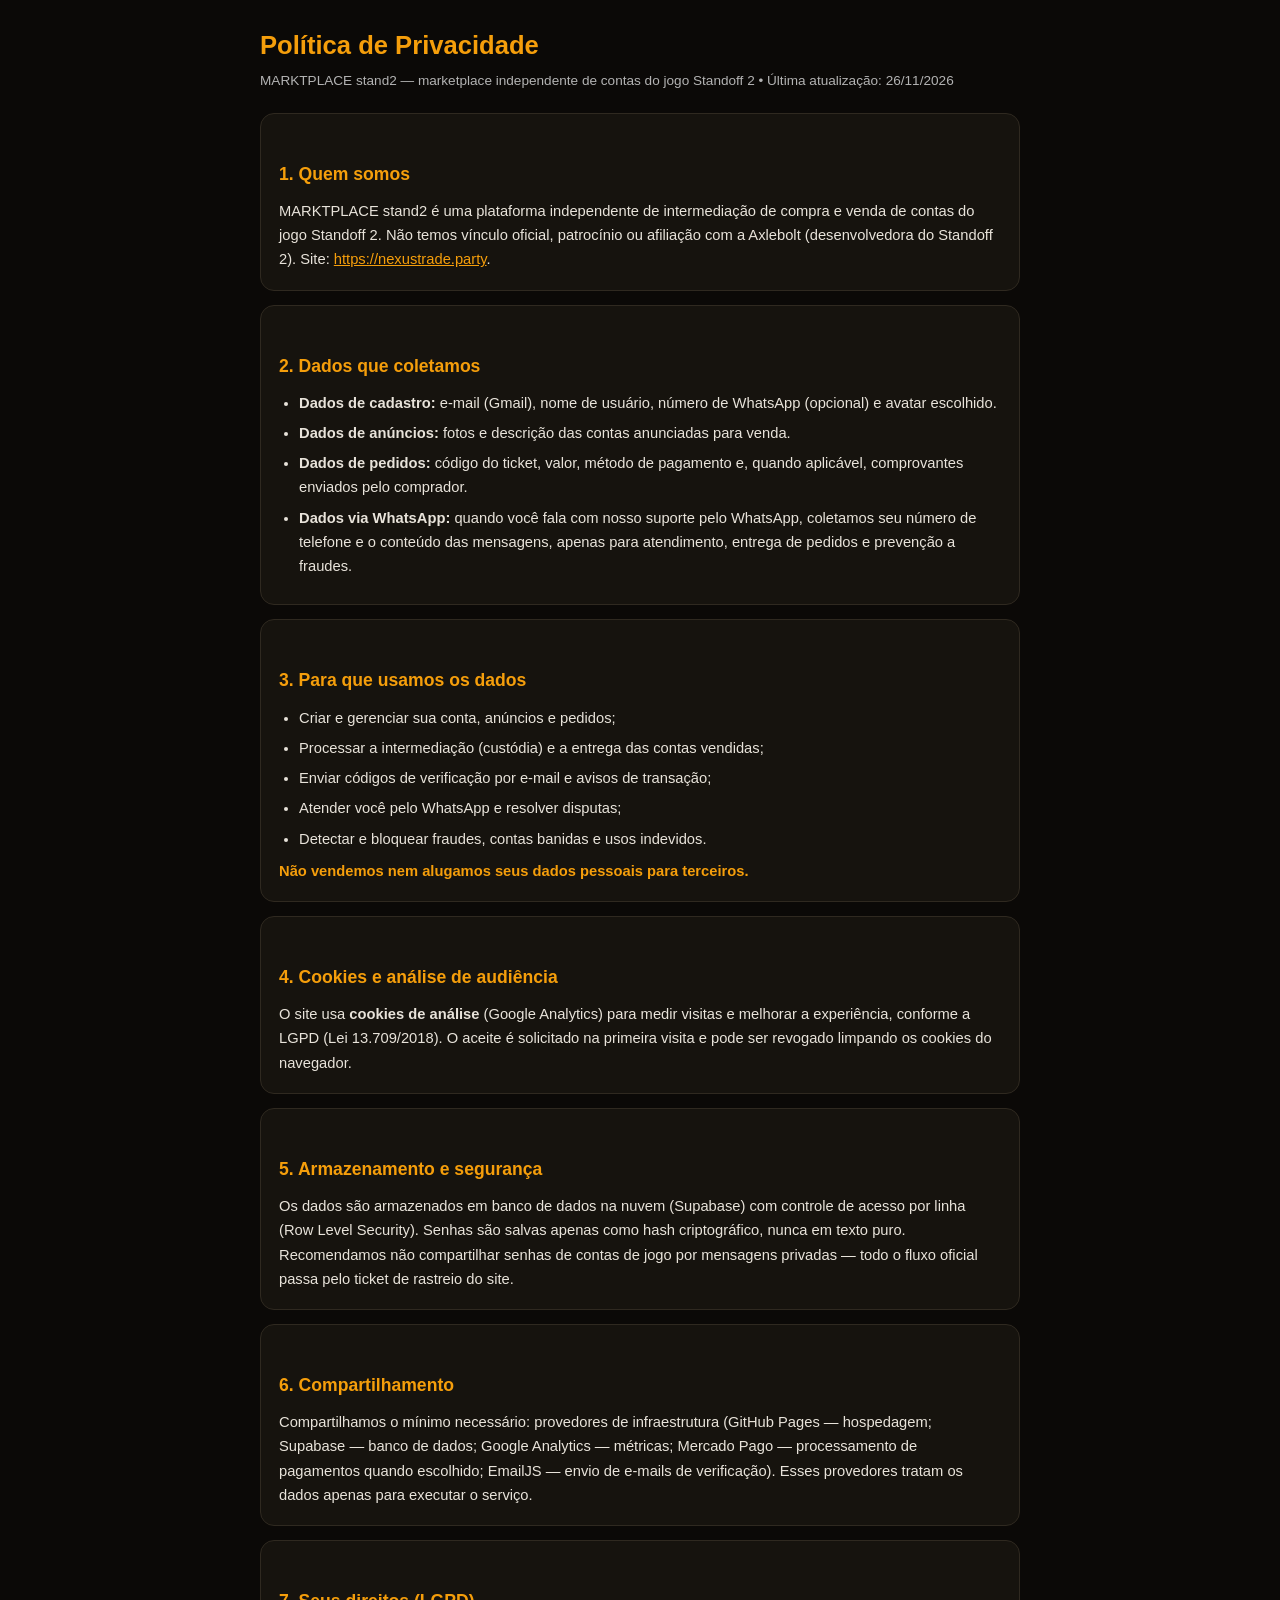
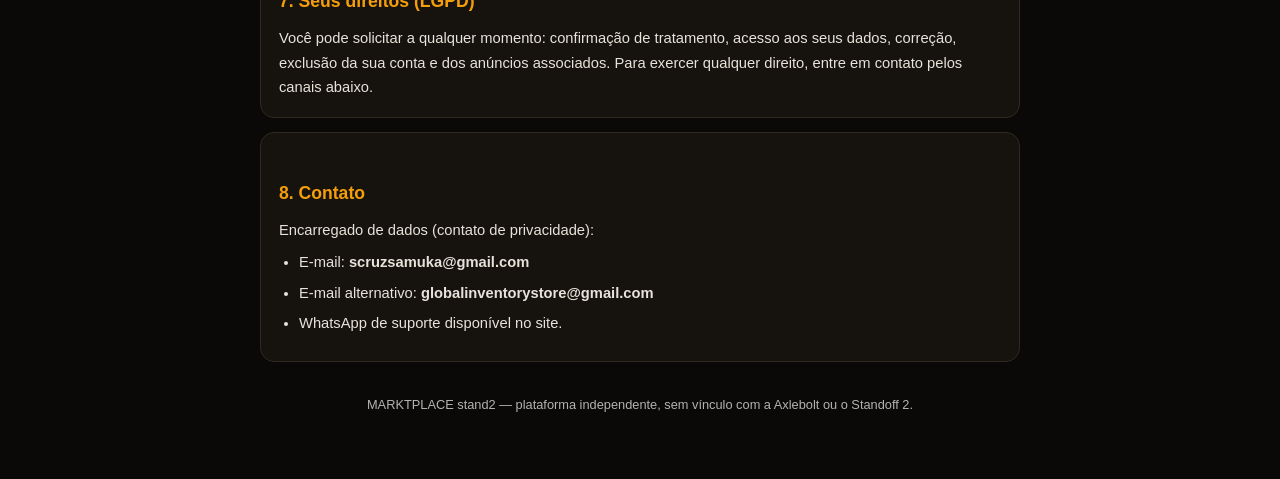
<file: politica-de-privacidade.html>
<!DOCTYPE html>
<html lang="pt-BR">
<head>
<meta charset="UTF-8">
<meta name="viewport" content="width=device-width, initial-scale=1.0">
<title>Política de Privacidade — MARKTPLACE stand2</title>
<style>
:root{--bg:#0b0907;--card:#16130e;--border:#2f2920;--accent:#f59e0b;--muted:#b3b3b3}
*{margin:0;padding:0;box-sizing:border-box}
body{background:var(--bg);color:#e8e3da;font-family:-apple-system,BlinkMacSystemFont,"Segoe UI",Roboto,Helvetica,Arial,sans-serif;line-height:1.65;padding:24px 16px 64px}
main{max-width:760px;margin:0 auto}
h1{color:var(--accent);font-size:1.6rem;margin-bottom:4px}
h2{color:var(--accent);font-size:1.1rem;margin:28px 0 10px}
.sub{color:var(--muted);font-size:.85rem;margin-bottom:20px}
section{background:var(--card);border:1px solid var(--border);border-radius:14px;padding:18px;margin-bottom:14px}
ul{padding-left:20px;margin:8px 0}
li{margin:6px 0;font-size:.92rem}
p,li{font-size:.92rem}
.destaque{color:var(--accent);font-weight:700}
a{color:var(--accent)}
footer{margin-top:32px;color:var(--muted);font-size:.8rem;text-align:center}
</style>
</head>
<body>
<main>
<h1>Política de Privacidade</h1>
<p class="sub">MARKTPLACE stand2 — marketplace independente de contas do jogo Standoff 2 • Última atualização: 26/11/2026</p>

<section>
<h2>1. Quem somos</h2>
<p>MARKTPLACE stand2 é uma plataforma independente de intermediação de compra e venda de contas do jogo Standoff 2. Não temos vínculo oficial, patrocínio ou afiliação com a Axlebolt (desenvolvedora do Standoff 2). Site: <a href="https://nexustrade.party">https://nexustrade.party</a>.</p>
</section>

<section>
<h2>2. Dados que coletamos</h2>
<ul>
<li><strong>Dados de cadastro:</strong> e-mail (Gmail), nome de usuário, número de WhatsApp (opcional) e avatar escolhido.</li>
<li><strong>Dados de anúncios:</strong> fotos e descrição das contas anunciadas para venda.</li>
<li><strong>Dados de pedidos:</strong> código do ticket, valor, método de pagamento e, quando aplicável, comprovantes enviados pelo comprador.</li>
<li><strong>Dados via WhatsApp:</strong> quando você fala com nosso suporte pelo WhatsApp, coletamos seu número de telefone e o conteúdo das mensagens, apenas para atendimento, entrega de pedidos e prevenção a fraudes.</li>
</ul>
</section>

<section>
<h2>3. Para que usamos os dados</h2>
<ul>
<li>Criar e gerenciar sua conta, anúncios e pedidos;</li>
<li>Processar a intermediação (custódia) e a entrega das contas vendidas;</li>
<li>Enviar códigos de verificação por e-mail e avisos de transação;</li>
<li>Atender você pelo WhatsApp e resolver disputas;</li>
<li>Detectar e bloquear fraudes, contas banidas e usos indevidos.</li>
</ul>
<p><span class="destaque">Não vendemos nem alugamos seus dados pessoais para terceiros.</span></p>
</section>

<section>
<h2>4. Cookies e análise de audiência</h2>
<p>O site usa <strong>cookies de análise</strong> (Google Analytics) para medir visitas e melhorar a experiência, conforme a LGPD (Lei 13.709/2018). O aceite é solicitado na primeira visita e pode ser revogado limpando os cookies do navegador.</p>
</section>

<section>
<h2>5. Armazenamento e segurança</h2>
<p>Os dados são armazenados em banco de dados na nuvem (Supabase) com controle de acesso por linha (Row Level Security). Senhas são salvas apenas como hash criptográfico, nunca em texto puro. Recomendamos não compartilhar senhas de contas de jogo por mensagens privadas — todo o fluxo oficial passa pelo ticket de rastreio do site.</p>
</section>

<section>
<h2>6. Compartilhamento</h2>
<p>Compartilhamos o mínimo necessário: provedores de infraestrutura (GitHub Pages — hospedagem; Supabase — banco de dados; Google Analytics — métricas; Mercado Pago — processamento de pagamentos quando escolhido; EmailJS — envio de e-mails de verificação). Esses provedores tratam os dados apenas para executar o serviço.</p>
</section>

<section>
<h2>7. Seus direitos (LGPD)</h2>
<p>Você pode solicitar a qualquer momento: confirmação de tratamento, acesso aos seus dados, correção, exclusão da sua conta e dos anúncios associados. Para exercer qualquer direito, entre em contato pelos canais abaixo.</p>
</section>

<section>
<h2>8. Contato</h2>
<p>Encarregado de dados (contato de privacidade):</p>
<ul>
<li>E-mail: <strong>scruzsamuka@gmail.com</strong></li>
<li>E-mail alternativo: <strong>globalinventorystore@gmail.com</strong></li>
<li>WhatsApp de suporte disponível no site.</li>
</ul>
</section>

<footer>MARKTPLACE stand2 — plataforma independente, sem vínculo com a Axlebolt ou o Standoff 2.</footer>
</main>
</body>
</html>
</file>
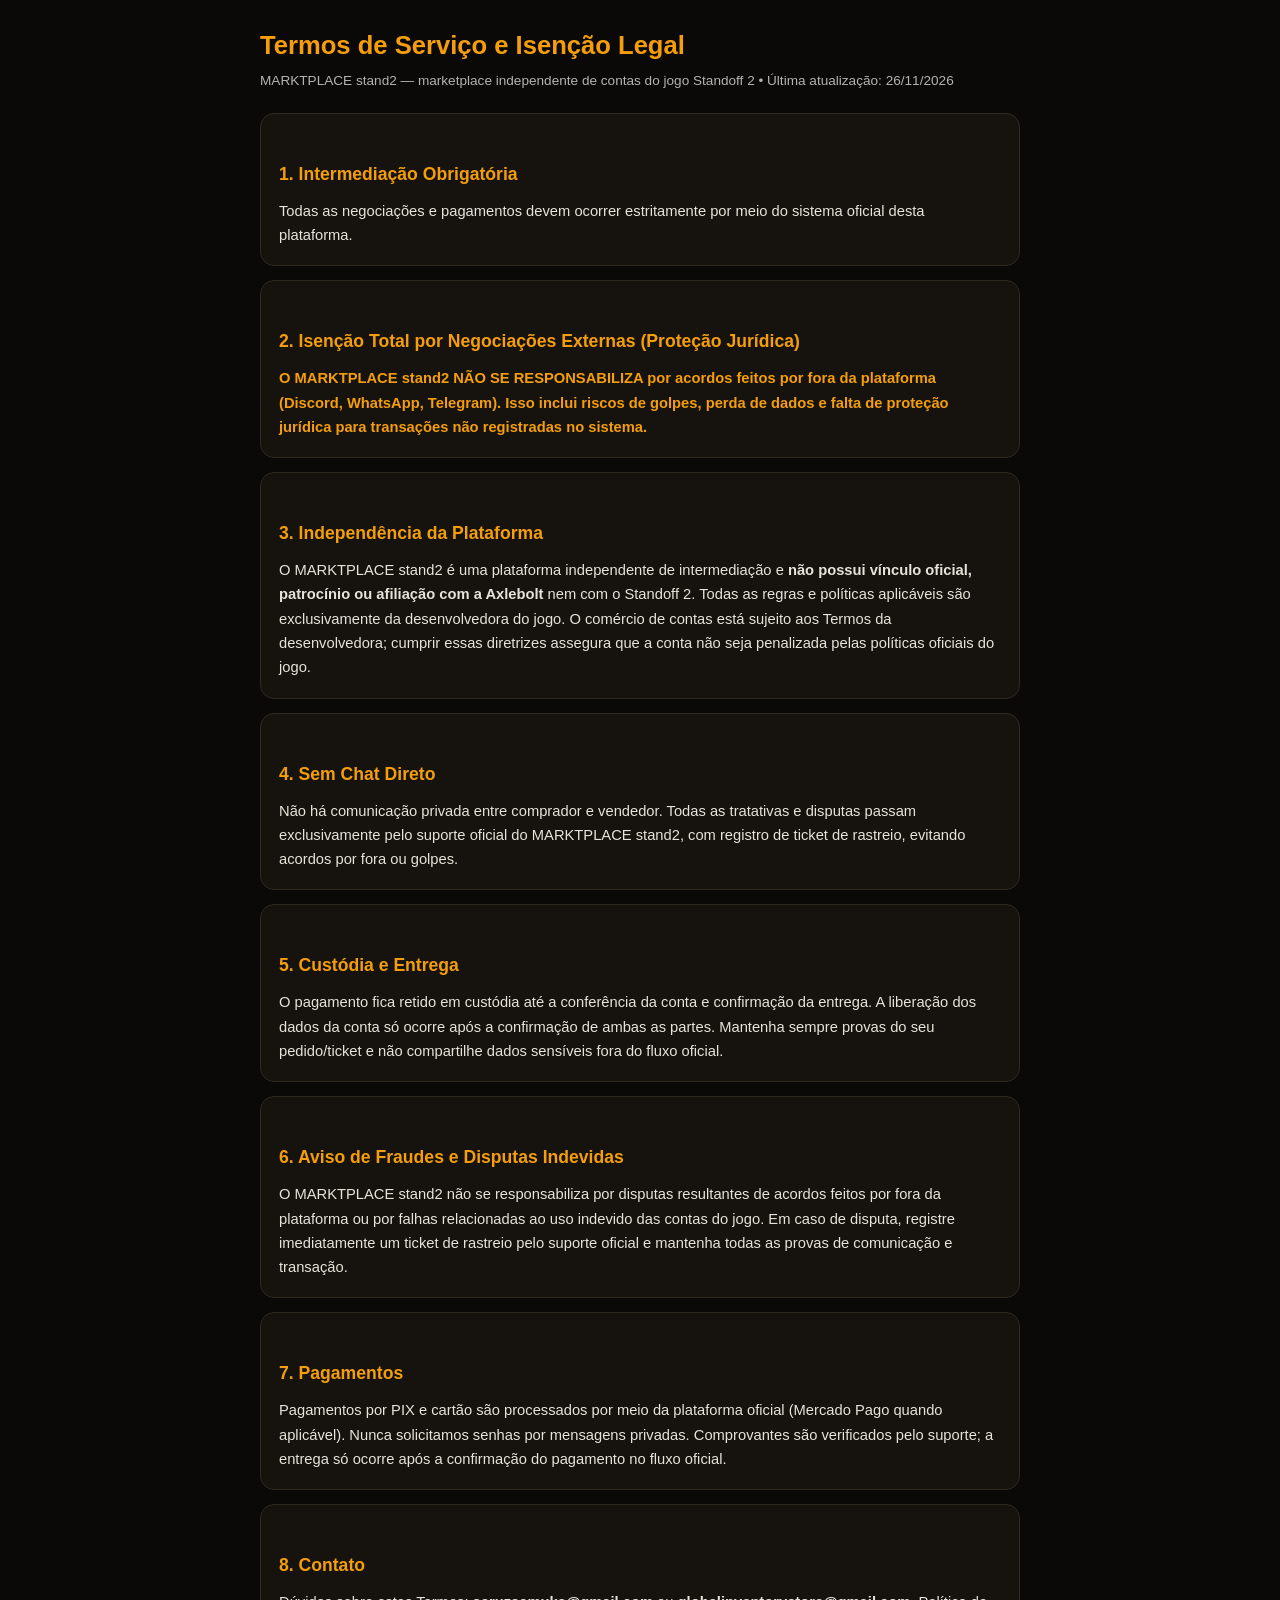
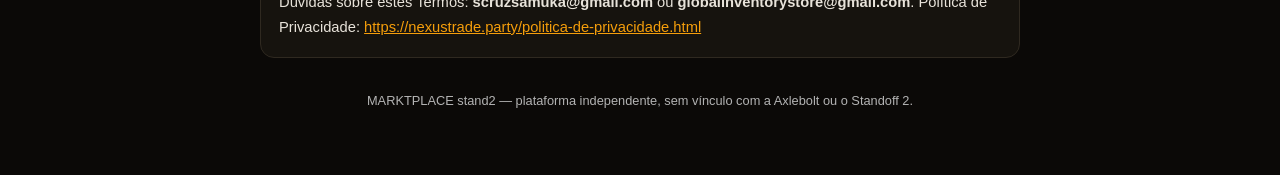
<file: termos-de-servico.html>
<!DOCTYPE html>
<html lang="pt-BR">
<head>
<meta charset="UTF-8">
<meta name="viewport" content="width=device-width, initial-scale=1.0">
<title>Termos de Serviço — MARKTPLACE stand2</title>
<style>
:root{--bg:#0b0907;--card:#16130e;--border:#2f2920;--accent:#f59e0b;--muted:#b3b3b3}
*{margin:0;padding:0;box-sizing:border-box}
body{background:var(--bg);color:#e8e3da;font-family:-apple-system,BlinkMacSystemFont,"Segoe UI",Roboto,Helvetica,Arial,sans-serif;line-height:1.65;padding:24px 16px 64px}
main{max-width:760px;margin:0 auto}
h1{color:var(--accent);font-size:1.6rem;margin-bottom:4px}
h2{color:var(--accent);font-size:1.1rem;margin:28px 0 10px}
.sub{color:var(--muted);font-size:.85rem;margin-bottom:20px}
section{background:var(--card);border:1px solid var(--border);border-radius:14px;padding:18px;margin-bottom:14px}
p{font-size:.92rem}
.destaque{color:var(--accent);font-weight:700}
a{color:var(--accent)}
footer{margin-top:32px;color:var(--muted);font-size:.8rem;text-align:center}
</style>
</head>
<body>
<main>
<h1>Termos de Serviço e Isenção Legal</h1>
<p class="sub">MARKTPLACE stand2 — marketplace independente de contas do jogo Standoff 2 • Última atualização: 26/11/2026</p>

<section>
<h2>1. Intermediação Obrigatória</h2>
<p>Todas as negociações e pagamentos devem ocorrer estritamente por meio do sistema oficial desta plataforma.</p>
</section>

<section>
<h2>2. Isenção Total por Negociações Externas (Proteção Jurídica)</h2>
<p class="destaque">O MARKTPLACE stand2 NÃO SE RESPONSABILIZA por acordos feitos por fora da plataforma (Discord, WhatsApp, Telegram). Isso inclui riscos de golpes, perda de dados e falta de proteção jurídica para transações não registradas no sistema.</p>
</section>

<section>
<h2>3. Independência da Plataforma</h2>
<p>O MARKTPLACE stand2 é uma plataforma independente de intermediação e <strong>não possui vínculo oficial, patrocínio ou afiliação com a Axlebolt</strong> nem com o Standoff 2. Todas as regras e políticas aplicáveis são exclusivamente da desenvolvedora do jogo. O comércio de contas está sujeito aos Termos da desenvolvedora; cumprir essas diretrizes assegura que a conta não seja penalizada pelas políticas oficiais do jogo.</p>
</section>

<section>
<h2>4. Sem Chat Direto</h2>
<p>Não há comunicação privada entre comprador e vendedor. Todas as tratativas e disputas passam exclusivamente pelo suporte oficial do MARKTPLACE stand2, com registro de ticket de rastreio, evitando acordos por fora ou golpes.</p>
</section>

<section>
<h2>5. Custódia e Entrega</h2>
<p>O pagamento fica retido em custódia até a conferência da conta e confirmação da entrega. A liberação dos dados da conta só ocorre após a confirmação de ambas as partes. Mantenha sempre provas do seu pedido/ticket e não compartilhe dados sensíveis fora do fluxo oficial.</p>
</section>

<section>
<h2>6. Aviso de Fraudes e Disputas Indevidas</h2>
<p>O MARKTPLACE stand2 não se responsabiliza por disputas resultantes de acordos feitos por fora da plataforma ou por falhas relacionadas ao uso indevido das contas do jogo. Em caso de disputa, registre imediatamente um ticket de rastreio pelo suporte oficial e mantenha todas as provas de comunicação e transação.</p>
</section>

<section>
<h2>7. Pagamentos</h2>
<p>Pagamentos por PIX e cartão são processados por meio da plataforma oficial (Mercado Pago quando aplicável). Nunca solicitamos senhas por mensagens privadas. Comprovantes são verificados pelo suporte; a entrega só ocorre após a confirmação do pagamento no fluxo oficial.</p>
</section>

<section>
<h2>8. Contato</h2>
<p>Dúvidas sobre estes Termos: <strong>scruzsamuka@gmail.com</strong> ou <strong>globalinventorystore@gmail.com</strong>. Política de Privacidade: <a href="https://nexustrade.party/politica-de-privacidade.html">https://nexustrade.party/politica-de-privacidade.html</a></p>
</section>

<footer>MARKTPLACE stand2 — plataforma independente, sem vínculo com a Axlebolt ou o Standoff 2.</footer>
</main>
</body>
</html>
</file>
